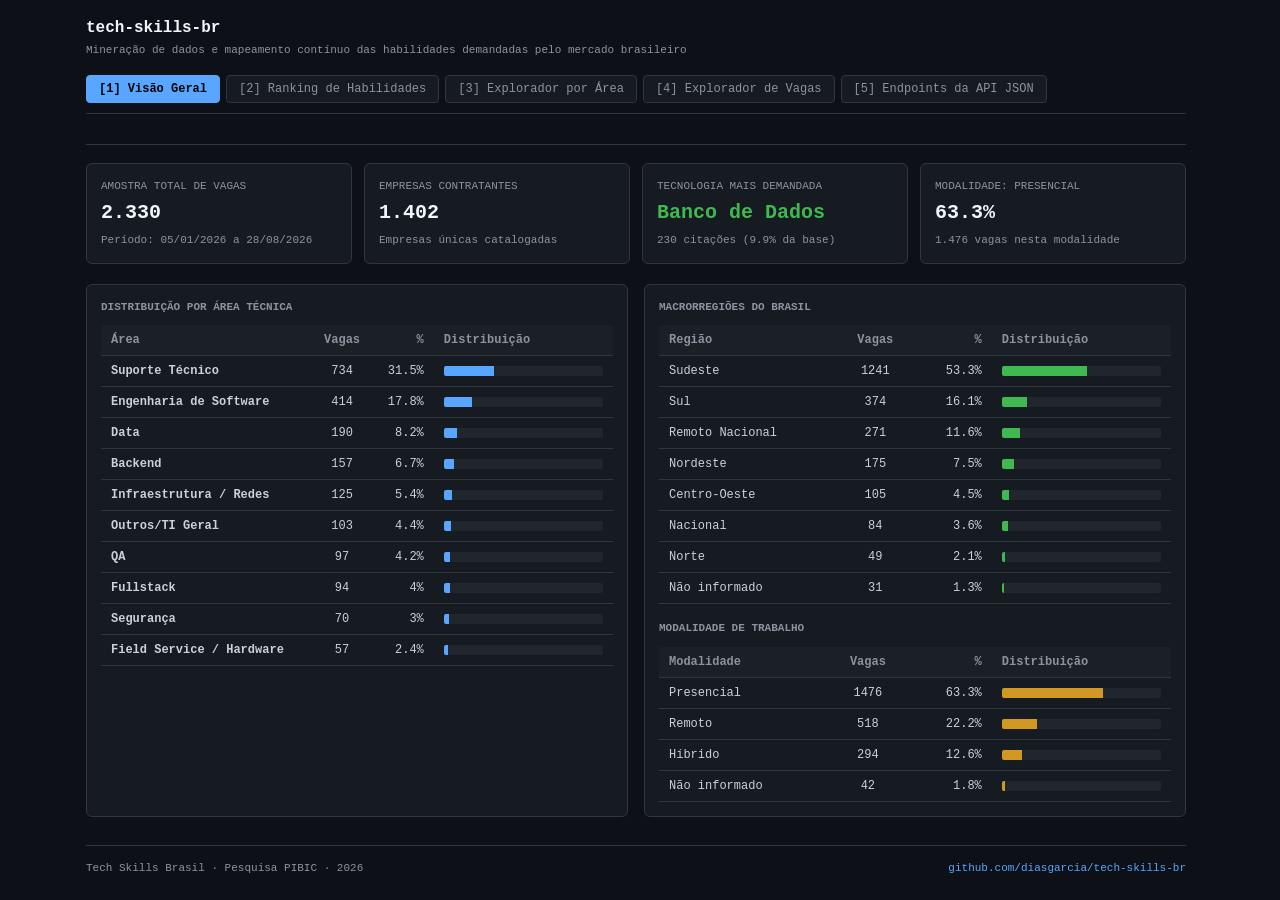
<file: site/index.html>
<!DOCTYPE html>
<html lang="pt-BR">
<head>
  <meta charset="UTF-8">
  <meta name="viewport" content="width=device-width, initial-scale=1.0">
  <title>Tech Skills Brasil — Mapeamento de Skills & API Pública</title>

  
  <style>
    :root {
      --bg: #0d1117;
      --card-bg: #161b22;
      --border: #30363d;
      --text: #c9d1d9;
      --text-muted: #8b949e;
      --text-bright: #f0f6fc;
      --accent: #58a6ff;
      --green: #3fb950;
      --amber: #d29922;
      --purple: #bc8cff;
      --code-bg: #0a0c10;
    }

    * { box-sizing: border-box; margin: 0; padding: 0; }
    html {
      overflow-y: auto;
      scrollbar-gutter: stable;
    }
    body {
      background-color: var(--bg);
      color: var(--text);
      font-family: ui-monospace, SFMono-Regular, "SF Mono", Menlo, Consolas, "Liberation Mono", monospace;
      font-size: 13px;
      line-height: 1.5;
      padding: 16px;
    }

    /* Scrollbar discreta integrada ao tema escuro */
    ::-webkit-scrollbar {
      width: 8px;
      height: 8px;
    }
    ::-webkit-scrollbar-track {
      background: var(--bg);
    }
    ::-webkit-scrollbar-thumb {
      background: var(--border);
      border-radius: 4px;
    }
    ::-webkit-scrollbar-thumb:hover {
      background: var(--text-muted);
    }



    a { color: var(--accent); text-decoration: none; }
    a:hover { text-decoration: underline; }

    .container { max-width: 1100px; margin: 0 auto; }
    
    header {
      border-bottom: 1px solid var(--border);
      padding-bottom: 14px;
      margin-bottom: 18px;
    }
    
    .title-row {
      display: flex;
      flex-wrap: wrap;
      justify-content: space-between;
      align-items: center;
      gap: 10px;
    }

    h1 { font-size: 16px; font-weight: 700; color: var(--text-bright); }
    .badge {
      display: inline-block;
      padding: 2px 6px;
      font-size: 11px;
      border: 1px solid var(--border);
      border-radius: 4px;
      background: var(--card-bg);
    }
    .badge-green { color: var(--green); border-color: rgba(63, 185, 80, 0.4); }
    .badge-accent { color: var(--accent); border-color: rgba(88, 166, 255, 0.4); }

    .nav-tabs {
      display: flex;
      flex-wrap: wrap;
      gap: 6px;
      margin: 16px 0;
      border-bottom: 1px solid var(--border);
      padding-bottom: 10px;
    }

    .nav-btn {
      background: var(--card-bg);
      border: 1px solid var(--border);
      color: var(--text-muted);
      padding: 6px 12px;
      font-family: inherit;
      font-size: 12px;
      cursor: pointer;
      border-radius: 4px;
      transition: 0.1s;
    }
    .nav-btn:hover { color: var(--text-bright); border-color: var(--text-muted); }
    .nav-btn.active {
      background: var(--accent);
      color: #000;
      font-weight: 700;
      border-color: var(--accent);
    }

    .grid-kpi {
      display: grid;
      grid-template-columns: repeat(auto-fit, minmax(200px, 1fr));
      gap: 12px;
      margin-bottom: 20px;
    }

    .card {
      background: var(--card-bg);
      border: 1px solid var(--border);
      border-radius: 6px;
      padding: 14px;
    }

    .card-title { font-size: 11px; text-transform: uppercase; color: var(--text-muted); margin-bottom: 4px; }
    .card-value { font-size: 20px; font-weight: 700; color: var(--text-bright); }

    table {
      width: 100%;
      border-collapse: collapse;
      margin-top: 10px;
      font-size: 12px;
    }

    th, td {
      padding: 6px 10px;
      text-align: left;
      border-bottom: 1px solid var(--border);
    }

    th { color: var(--text-muted); font-weight: 600; background: rgba(255,255,255,0.02); }
    tr:hover td { background: rgba(255,255,255,0.02); }

    .bar-wrap { width: 100%; background: #21262d; height: 10px; border-radius: 2px; overflow: hidden; display: flex; }
    .bar-fill { background: var(--accent); height: 100%; }

    .search-input {
      background: var(--code-bg);
      border: 1px solid var(--border);
      color: var(--text-bright);
      padding: 6px 10px;
      font-family: inherit;
      font-size: 12px;
      border-radius: 4px;
      width: 100%;
      max-width: 320px;
      margin-bottom: 12px;
    }
    .search-input:focus { outline: none; border-color: var(--accent); }

    pre code {
      display: block;
      background: var(--code-bg);
      border: 1px solid var(--border);
      padding: 10px;
      border-radius: 4px;
      font-size: 11px;
      color: var(--text-bright);
      overflow-x: auto;
    }

    .pill {
      display: inline-block;
      padding: 2px 6px;
      margin: 2px;
      font-size: 11px;
      border-radius: 3px;
      background: #21262d;
      border: 1px solid var(--border);
      cursor: pointer;
    }
    .pill.active { background: var(--accent); color: #000; border-color: var(--accent); font-weight: 600; }

    .tab-section { display: none; }
    .tab-section.active { display: block; }

    /* Listas longas rolam dentro do card, sem esticar a pagina */
    .scroll-table {
      max-height: calc(100vh - 330px);
      overflow-y: auto;
      scrollbar-gutter: stable;
      border: 1px solid var(--border);
      border-radius: 6px;
      margin-top: 10px;
    }
    .scroll-table table { margin-top: 0; }
    .scroll-table thead th {
      position: sticky;
      top: 0;
      z-index: 2;
      background: var(--card-bg);
    }

    footer {
      border-top: 1px solid var(--border);
      padding-top: 14px;
      margin-top: 28px;
      color: var(--text-muted);
      font-size: 11px;
      display: flex;
      justify-content: space-between;
      flex-wrap: wrap;
      gap: 8px;
    }

    .show-mobile { display: none; }

    /* RESPONSIVIDADE MOBILE ROOTS (ENCAIXA SEM ROLAGEM) */
    @media (max-width: 768px) {
      body { padding: 10px; font-size: 12px; }
      h1 { font-size: 14px; }
      .grid-kpi { grid-template-columns: 1fr 1fr; gap: 8px; }
      .card { padding: 10px; }
      .card-value { font-size: 17px; }
      .nav-tabs { gap: 4px; margin: 12px 0; }
      .nav-btn { font-size: 11px; padding: 5px 8px; }
      table { font-size: 11px; }
      th, td { padding: 5px 6px; }
      .search-input { max-width: 100%; }

      /* Oculta colunas secundárias para caber 100% na largura do celular */
      .hide-mobile { display: none !important; }
      .show-mobile { display: block !important; }
    }


    @media (max-width: 420px) {
      .grid-kpi { grid-template-columns: 1fr; }
      .nav-btn { width: 100%; text-align: left; }
    }
  </style>
</head>
<body>

<div class="container">
  <!-- HEADER -->
  <header>
    <div class="title-row">
      <div>
        <h1>tech-skills-br</h1>
        <p style="color: var(--text-muted); font-size: 11px; margin-top: 2px;">

          Mineração de dados e mapeamento contínuo das habilidades demandadas pelo mercado brasileiro
        </p>
      </div>
    </div>

    <!-- TABS -->
    <div class="nav-tabs">
      <button class="nav-btn active" onclick="setTab('resumo')">[1] Visão Geral</button>
      <button class="nav-btn" onclick="setTab('skills')">[2] Ranking de Habilidades</button>
      <button class="nav-btn" onclick="setTab('areas')">[3] Explorador por Área</button>
      <button class="nav-btn" onclick="setTab('vagas')">[4] Explorador de Vagas</button>
      <button class="nav-btn" onclick="setTab('api')">[5] Endpoints da API JSON</button>
    </div>
  </header>

  <!-- TAB 1: VISÃO GERAL -->
  <div id="tab-resumo" class="tab-section active">
    <div class="grid-kpi">
      <div class="card">
        <div class="card-title">Amostra Total de Vagas</div>
        <div class="card-value" id="kpi-total">--</div>
        <p style="color: var(--text-muted); font-size: 11px; margin-top: 4px;" id="kpi-periodo">--</p>
      </div>
      <div class="card">
        <div class="card-title">Empresas Contratantes</div>
        <div class="card-value" id="kpi-empresas">--</div>
        <p style="color: var(--text-muted); font-size: 11px; margin-top: 4px;">Empresas únicas catalogadas</p>
      </div>
      <div class="card">
        <div class="card-title">Tecnologia Mais Demandada</div>
        <div class="card-value" style="color: var(--green);" id="kpi-top-skill">--</div>
        <p style="color: var(--text-muted); font-size: 11px; margin-top: 4px;" id="kpi-top-skill-count">--</p>
      </div>
      <div class="card">
        <div class="card-title" id="kpi-top-mod-title">Modalidade Dominante</div>
        <div class="card-value" id="kpi-top-mod-value">--</div>
        <p style="color: var(--text-muted); font-size: 11px; margin-top: 4px;" id="kpi-top-mod-sub">--</p>
      </div>
    </div>

    <div style="display: grid; grid-template-columns: repeat(auto-fit, minmax(320px, 1fr)); gap: 16px;">
      <!-- Áreas -->
      <div class="card">
        <div class="card-title" style="font-weight: 700;">Distribuição por Área Técnica</div>
        <table id="table-areas-summary">
          <thead><tr><th>Área</th><th style="text-align: center;">Vagas</th><th style="text-align: right;">%</th><th class="hide-mobile" style="width: 35%;">Distribuição</th></tr></thead>
          <tbody></tbody>
        </table>
      </div>

      <!-- Regiões e Modalidade -->
      <div class="card">
        <div class="card-title" style="font-weight: 700;">Macrorregiões do Brasil</div>
        <table id="table-regioes-summary">
          <thead><tr><th>Região</th><th style="text-align: center;">Vagas</th><th style="text-align: right;">%</th><th class="hide-mobile" style="width: 35%;">Distribuição</th></tr></thead>
          <tbody></tbody>
        </table>
        
        <div class="card-title" style="font-weight: 700; margin-top: 16px;">Modalidade de Trabalho</div>
        <table id="table-modalidades-summary">
          <thead><tr><th>Modalidade</th><th style="text-align: center;">Vagas</th><th style="text-align: right;">%</th><th class="hide-mobile" style="width: 35%;">Distribuição</th></tr></thead>
          <tbody></tbody>
        </table>
      </div>
    </div>
  </div>

  <!-- TAB 2: RANKING DE HABILIDADES -->
  <div id="tab-skills" class="tab-section">
    <div class="card">
      <div style="display: flex; justify-content: space-between; flex-wrap: wrap; gap: 10px; align-items: center; margin-bottom: 8px;">
        <div>
          <div class="card-title" style="font-weight: 700;">Ranking Geral de Tecnologias Demandadas</div>
          <p style="color: var(--text-muted); font-size: 11px;">Percentual calculado sobre as vagas que informam requisitos técnicos.</p>
        </div>
        <input type="text" class="search-input" id="search-skills" placeholder="Filtrar tecnologia..." oninput="renderSkillsTable()">
      </div>

      <div class="scroll-table">
        <table id="table-skills">
          <thead><tr><th>#</th><th>Tecnologia</th><th class="hide-mobile">Categoria</th><th style="text-align: center;">Vagas</th><th style="text-align: right;">Demanda %</th><th class="hide-mobile" style="width: 35%;">Proporção</th></tr></thead>
          <tbody></tbody>
        </table>
      </div>

    </div>
  </div>

  <!-- TAB 3: EXPLORADOR POR ÁREA -->
  <div id="tab-areas" class="tab-section">
    <div class="card" style="margin-bottom: 12px;">
      <div class="card-title" style="margin-bottom: 8px;">Selecione a Especialidade:</div>
      <div id="area-pills-container"></div>
    </div>

    <div class="card">
      <div class="card-title" style="font-weight: 700;" id="area-detail-title">Habilidades em Destaque</div>
      <p style="color: var(--text-muted); font-size: 11px; margin-bottom: 10px;" id="area-detail-subtitle"></p>

      <div class="scroll-table">
        <table id="table-area-skills">
          <thead><tr><th>Tecnologia</th><th class="hide-mobile">Categoria</th><th style="text-align: center;">Vagas na Área</th><th style="text-align: right;">Demanda %</th><th class="hide-mobile" style="width: 35%;">Proporção</th></tr></thead>
          <tbody></tbody>
        </table>
      </div>
    </div>
  </div>

  <!-- TAB 4: EXPLORADOR DE VAGAS -->
  <div id="tab-vagas" class="tab-section">
    <div class="card">
      <div style="display: flex; justify-content: space-between; flex-wrap: wrap; gap: 8px; align-items: center; margin-bottom: 10px;">
        <div>
          <div class="card-title" style="font-weight: 700;">Navegador de Vagas Recentes</div>
          <p style="color: var(--text-muted); font-size: 11px;">Consulte anúncios dos últimos 30 dias, modalidade, localidade e links originais.</p>
        </div>
        <div style="display: flex; gap: 8px; flex-wrap: wrap; width: 100%; max-width: 520px;">
          <input type="text" class="search-input" id="search-vagas" placeholder="Buscar por título, empresa ou área..." oninput="renderVagasTable()" style="margin-bottom: 0; flex: 1; min-width: 180px;">
          <select id="filter-modalidade" class="search-input" style="margin-bottom: 0; width: auto; min-width: 140px; cursor: pointer;" onchange="renderVagasTable()">
            <option value="">Todas modalidades</option>
            <option value="Presencial">Presencial</option>
            <option value="Remoto">Remoto</option>
            <option value="Híbrido">Híbrido</option>
          </select>
        </div>
      </div>


      <p style="font-size: 11px; color: var(--text-muted); margin-bottom: 6px;" id="vagas-count-info"></p>

      <div class="scroll-table">
        <table id="table-vagas">
          <thead><tr><th>Título da Vaga</th><th class="hide-mobile">Empresa</th><th class="hide-mobile" style="text-align: center;">Área</th><th>Local / Mod.</th><th class="hide-mobile" style="text-align: center; width: 45px;">Link</th></tr></thead>
          <tbody></tbody>
        </table>
      </div>


    </div>
  </div>


  <!-- TAB 5: API JSON -->
  <div id="tab-api" class="tab-section">
    <div class="card space-y-4">
      <div class="card-title" style="font-weight: 700; color: var(--text-bright);">Endpoints da API JSON Estática (CORS Aberto)</div>
      <p style="color: var(--text-muted); font-size: 11px; margin-top: 4px;">
        Os dados consolidados da pesquisa estão disponíveis publicamente em formato JSON para consumo direto no Postman, Python, JavaScript, R ou Power BI:
      </p>

      <table style="margin: 14px 0;">
        <thead><tr><th>Endpoint</th><th class="hide-mobile">Descrição</th><th style="text-align: center; width: 45px;">Link</th></tr></thead>
        <tbody>
          <tr>
            <td><code>GET /api/resumo.json</code></td>
            <td class="hide-mobile">Metadados gerais, KPIs e distribuições de áreas e regiões</td>
            <td style="text-align: center;"><a href="api/resumo.json" target="_blank" rel="noopener noreferrer" title="Abrir JSON" style="font-size: 14px; text-decoration: none;">↗</a></td>
          </tr>
          <tr>
            <td><code>GET /api/areas.json</code></td>
            <td class="hide-mobile">Ranking consolidado de todas as áreas técnicas com contagens e percentuais</td>
            <td style="text-align: center;"><a href="api/areas.json" target="_blank" rel="noopener noreferrer" title="Abrir JSON" style="font-size: 14px; text-decoration: none;">↗</a></td>
          </tr>
          <tr>
            <td><code>GET /api/tecnologias.json</code></td>
            <td class="hide-mobile">Ranking completo de todas as tecnologias e habilidades demandadas</td>
            <td style="text-align: center;"><a href="api/tecnologias.json" target="_blank" rel="noopener noreferrer" title="Abrir JSON" style="font-size: 14px; text-decoration: none;">↗</a></td>
          </tr>
          <tr>
            <td><code>GET /api/vagas.json</code></td>
            <td class="hide-mobile">Base completa e estruturada com todas as vagas ativas catalogadas</td>
            <td style="text-align: center;"><a href="api/vagas.json" target="_blank" rel="noopener noreferrer" title="Abrir JSON" style="font-size: 14px; text-decoration: none;">↗</a></td>
          </tr>
        </tbody>
      </table>

      <div class="card-title" style="font-weight: 700; margin-top: 16px;">Terminal:</div>
      <pre><code>curl -s https://diasgarcia.github.io/tech-skills-br/api/tecnologias.json | jq .[0:5]</code></pre>
    </div>
  </div>

  <!-- FOOTER -->
  <footer>
    <div>Tech Skills Brasil &middot; Pesquisa PIBIC &middot; 2026</div>
    <div>
      <a href="https://github.com/diasgarcia/tech-skills-br" target="_blank">github.com/diasgarcia/tech-skills-br</a>
    </div>
  </footer>
</div>

<!-- JAVASCRIPT ROOTS -->
<script>
let resumoData = null;
let tecnologiasData = [];
let areasData = [];
let vagasData = [];
let currentArea = null;

document.addEventListener("DOMContentLoaded", async () => {
  try {
    const [resResumo, resTech, resAreas, resVagas] = await Promise.all([
      fetch("api/resumo.json").then(r => r.json()),
      fetch("api/tecnologias.json").then(r => r.json()),
      fetch("api/areas.json").then(r => r.json()),
      fetch("api/vagas.json").then(r => r.json())
    ]);

    resumoData = resResumo;
    tecnologiasData = resTech;
    areasData = resAreas;
    vagasData = resVagas;

    if (areasData && areasData.length > 0) {
      currentArea = areasData[0].area;
    }

    initKPIs();
    renderSummaryTables();
    renderSkillsTable();
    initAreaPills();
    renderVagasTable();
    ajustaAlturaScrollTables();
  } catch (err) {
    console.error("Erro ao carregar dados da API estática:", err);
  }
});


function setTab(tabId) {
  document.querySelectorAll(".tab-section").forEach(el => el.classList.remove("active"));
  document.querySelectorAll(".nav-btn").forEach(btn => btn.classList.remove("active"));

  const target = document.getElementById("tab-" + tabId);
  if (target) target.classList.add("active");

  const btnIndex = { resumo: 0, skills: 1, areas: 2, vagas: 3, api: 4 }[tabId];
  const btns = document.querySelectorAll(".nav-btn");
  if (btns[btnIndex]) btns[btnIndex].classList.add("active");

  ajustaAlturaScrollTables();
}

function ajustaAlturaScrollTables() {
  const footer = document.querySelector("footer");
  const folgaFooter = (footer ? footer.offsetHeight : 60) + 68;
  document.querySelectorAll(".scroll-table").forEach(el => {
    if (!el.offsetParent) return; // aba escondida
    const topo = el.getBoundingClientRect().top;
    const altura = window.innerHeight - topo - folgaFooter;
    el.style.maxHeight = Math.max(200, altura) + "px";
  });
}
window.addEventListener("resize", ajustaAlturaScrollTables);

function initKPIs() {
  const meta = resumoData.metadados || {};
  const total = meta.total_vagas || 0;

  document.getElementById("kpi-total").innerText = total.toLocaleString("pt-BR");
  document.getElementById("kpi-periodo").innerText = meta.periodo ? `Período: ${meta.periodo}` : "";
  document.getElementById("kpi-empresas").innerText = (meta.total_empresas || 0).toLocaleString("pt-BR");

  // Top 1 Tecnologia Dinâmica (ordenação vinda da base)
  const topTech = (tecnologiasData && tecnologiasData.length > 0) ? tecnologiasData[0] : null;
  if (topTech) {
    document.getElementById("kpi-top-skill").innerText = topTech.nome;
    document.getElementById("kpi-top-skill-count").innerText = `${topTech.vagas} citações (${topTech.percentual_total}% da base)`;
  } else {
    document.getElementById("kpi-top-skill").innerText = "--";
    document.getElementById("kpi-top-skill-count").innerText = "--";
  }

  // Modalidade Dominante Dinâmica (pega a maior da lista)
  const modalidades = resumoData.modalidades || [];
  if (modalidades.length > 0) {
    const topMod = modalidades[0];
    document.getElementById("kpi-top-mod-title").innerText = `Modalidade: ${topMod.modalidade}`;
    document.getElementById("kpi-top-mod-value").innerText = `${topMod.percentual}%`;
    document.getElementById("kpi-top-mod-sub").innerText = `${topMod.vagas.toLocaleString("pt-BR")} vagas nesta modalidade`;
  }
}

function renderSummaryTables() {
  // Áreas
  const tbodyAreas = document.querySelector("#table-areas-summary tbody");
  tbodyAreas.innerHTML = "";
  (areasData || []).slice(0, 10).forEach(a => {
    const tr = document.createElement("tr");
    tr.innerHTML = `
      <td><strong>${a.area}</strong></td>
      <td style="text-align: center;">${a.vagas}</td>
      <td style="text-align: right;">${a.percentual}%</td>
      <td class="hide-mobile"><div class="bar-wrap"><div class="bar-fill" style="width: ${a.percentual}%;"></div></div></td>
    `;
    tbodyAreas.appendChild(tr);
  });

  // Regiões
  const tbodyReg = document.querySelector("#table-regioes-summary tbody");
  tbodyReg.innerHTML = "";
  (resumoData.regioes || []).forEach(r => {
    const tr = document.createElement("tr");
    tr.innerHTML = `
      <td>${r.regiao}</td>
      <td style="text-align: center;">${r.vagas}</td>
      <td style="text-align: right;">${r.percentual}%</td>
      <td class="hide-mobile"><div class="bar-wrap"><div class="bar-fill" style="width: ${r.percentual}%; background: var(--green);"></div></div></td>
    `;
    tbodyReg.appendChild(tr);
  });

  // Modalidades
  const tbodyMod = document.querySelector("#table-modalidades-summary tbody");
  tbodyMod.innerHTML = "";
  (resumoData.modalidades || []).forEach(m => {
    const tr = document.createElement("tr");
    tr.innerHTML = `
      <td>${m.modalidade}</td>
      <td style="text-align: center;">${m.vagas}</td>
      <td style="text-align: right;">${m.percentual}%</td>
      <td class="hide-mobile"><div class="bar-wrap"><div class="bar-fill" style="width: ${m.percentual}%; background: var(--amber);"></div></div></td>
    `;
    tbodyMod.appendChild(tr);
  });
}

function renderSkillsTable() {
  const query = (document.getElementById("search-skills").value || "").toLowerCase().trim();
  const tbody = document.querySelector("#table-skills tbody");
  tbody.innerHTML = "";

  let items = tecnologiasData || [];
  if (query) {
    items = items.filter(t => t.nome.toLowerCase().includes(query) || t.grupo.toLowerCase().includes(query));
  }

  items.forEach(t => {
    const tr = document.createElement("tr");
    tr.innerHTML = `
      <td style="color: var(--text-muted);">${t.posicao}</td>
      <td><strong style="color: var(--text-bright);">${t.nome}</strong></td>
      <td class="hide-mobile"><span class="badge">${t.grupo}</span></td>
      <td style="text-align: center;">${t.vagas}</td>
      <td style="text-align: right;"><strong>${t.percentual_total}%</strong></td>
      <td class="hide-mobile"><div class="bar-wrap"><div class="bar-fill" style="width: ${t.percentual_total}%;"></div></div></td>
    `;
    tbody.appendChild(tr);
  });
}

function initAreaPills() {
  if (!currentArea && areasData && areasData.length > 0) {
    currentArea = areasData[0].area;
  }
  const container = document.getElementById("area-pills-container");

  container.innerHTML = "";

  areasData.forEach(a => {
    const span = document.createElement("span");
    span.className = `pill ${a.area === currentArea ? 'active' : ''}`;
    span.innerText = `${a.area} (${a.vagas})`;
    span.onclick = () => selectArea(a.area);
    container.appendChild(span);
  });

  renderAreaDetail();
}

function selectArea(areaName) {
  currentArea = areaName;
  initAreaPills();
}

function renderAreaDetail() {
  const areaInfo = (resumoData.skills_by_area && resumoData.skills_by_area[currentArea]) || { total_vagas: 0, skills: [] };
  document.getElementById("area-detail-title").innerText = `Habilidades mais exigidas em ${currentArea}`;
  document.getElementById("area-detail-subtitle").innerText = `Base: ${areaInfo.total_vagas} vagas na área. Todas as tecnologias com ao menos 1 registro:`;

  const tbody = document.querySelector("#table-area-skills tbody");
  tbody.innerHTML = "";

  if (!areaInfo.skills || areaInfo.skills.length === 0) {
    const tr = document.createElement("tr");
    tr.innerHTML = `<td colspan="5" style="text-align: center; color: var(--text-muted); padding: 18px;">As vagas desta especialidade focam em atribuições funcionais de cargo (ex: montagem, bancada, circuitos, firmware) sem stacks padronizadas de software listadas no corpo do anúncio.</td>`;
    tbody.appendChild(tr);
    return;
  }

  (areaInfo.skills || []).forEach(s => {

    const tr = document.createElement("tr");
    tr.innerHTML = `
      <td><strong style="color: var(--text-bright);">${s.nome}</strong></td>
      <td class="hide-mobile"><span class="badge">${s.grupo}</span></td>
      <td style="text-align: center;">${s.vagas}</td>
      <td style="text-align: right;"><strong>${s.percentual}%</strong></td>
      <td class="hide-mobile"><div class="bar-wrap"><div class="bar-fill" style="width: ${s.percentual}%; background: var(--purple);"></div></div></td>
    `;
    tbody.appendChild(tr);
  });
}

function parsePtBrDate(str) {
  if (!str) return null;
  const parts = str.split("/");
  if (parts.length !== 3) return null;
  return new Date(parseInt(parts[2], 10), parseInt(parts[1], 10) - 1, parseInt(parts[0], 10));
}

function getDaysAgo(dateStr) {
  const d = parsePtBrDate(dateStr);
  if (!d) return 999;
  const now = new Date();
  const diffTime = now - d;
  return Math.max(0, Math.floor(diffTime / (1000 * 60 * 60 * 24)));
}

function renderVagasTable() {
  const query = (document.getElementById("search-vagas").value || "").toLowerCase().trim();
  const modFilter = (document.getElementById("filter-modalidade").value || "").trim();
  const tbody = document.querySelector("#table-vagas tbody");
  tbody.innerHTML = "";

  // Exibe apenas vagas recentes publicadas nos últimos 30 dias
  let items = (vagasData || []).filter(v => getDaysAgo(v.data_publicacao) <= 30);

  if (modFilter) {
    items = items.filter(v => v.modalidade === modFilter);
  }
  if (query) {
    items = items.filter(v => 
      (v.titulo || "").toLowerCase().includes(query) || 
      (v.empresa || "").toLowerCase().includes(query) ||
      (v.area || "").toLowerCase().includes(query) ||
      (v.tecnologias || []).some(t => t.toLowerCase().includes(query))
    );
  }

  document.getElementById("vagas-count-info").innerText = `Exibindo ${items.length} vagas recentes encontradas`;


  items.forEach(v => {
    const tr = document.createElement("tr");
    const linkHtml = v.url 
      ? `<a href="${v.url}" target="_blank" rel="noopener noreferrer" title="Abrir vaga" style="font-size: 14px; text-decoration: none;">↗</a>` 
      : "-";

    const mobileTitleLink = v.url 
      ? `<a href="${v.url}" target="_blank" rel="noopener noreferrer" style="color: var(--accent); font-weight: 700; text-decoration: none;">${v.titulo} <span style="font-size: 11px; opacity: 0.8;">↗</span></a>`
      : `<strong>${v.titulo}</strong>`;

    const polo = v.polo || v.localidade || "";
    const modalidade = v.modalidade || "";
    const emModalidade = `<em style="color: var(--text-muted);">${modalidade}</em>`;
    let celulaLocal;
    if (polo.toLowerCase() === modalidade.toLowerCase() && polo) {
      celulaLocal = emModalidade;
    } else if (polo && modalidade) {
      celulaLocal = `${polo} &middot; ${emModalidade}`;
    } else {
      celulaLocal = polo || emModalidade;
    }

    tr.innerHTML = `
      <td>
        <div class="show-mobile">
          ${mobileTitleLink}
          <div style="color: var(--text-muted); font-size: 11px; margin-top: 2px;">${v.empresa}</div>
        </div>
        <div class="hide-mobile">
          <strong>${v.titulo}</strong>
        </div>
      </td>
      <td class="hide-mobile">${v.empresa}</td>
      <td class="hide-mobile" style="text-align: center;"><span class="badge">${v.area}</span></td>
      <td>${celulaLocal}</td>
      <td class="hide-mobile" style="text-align: center;">${linkHtml}</td>
    `;
    tbody.appendChild(tr);
  });
}




</script>

</body>
</html>
</file>
